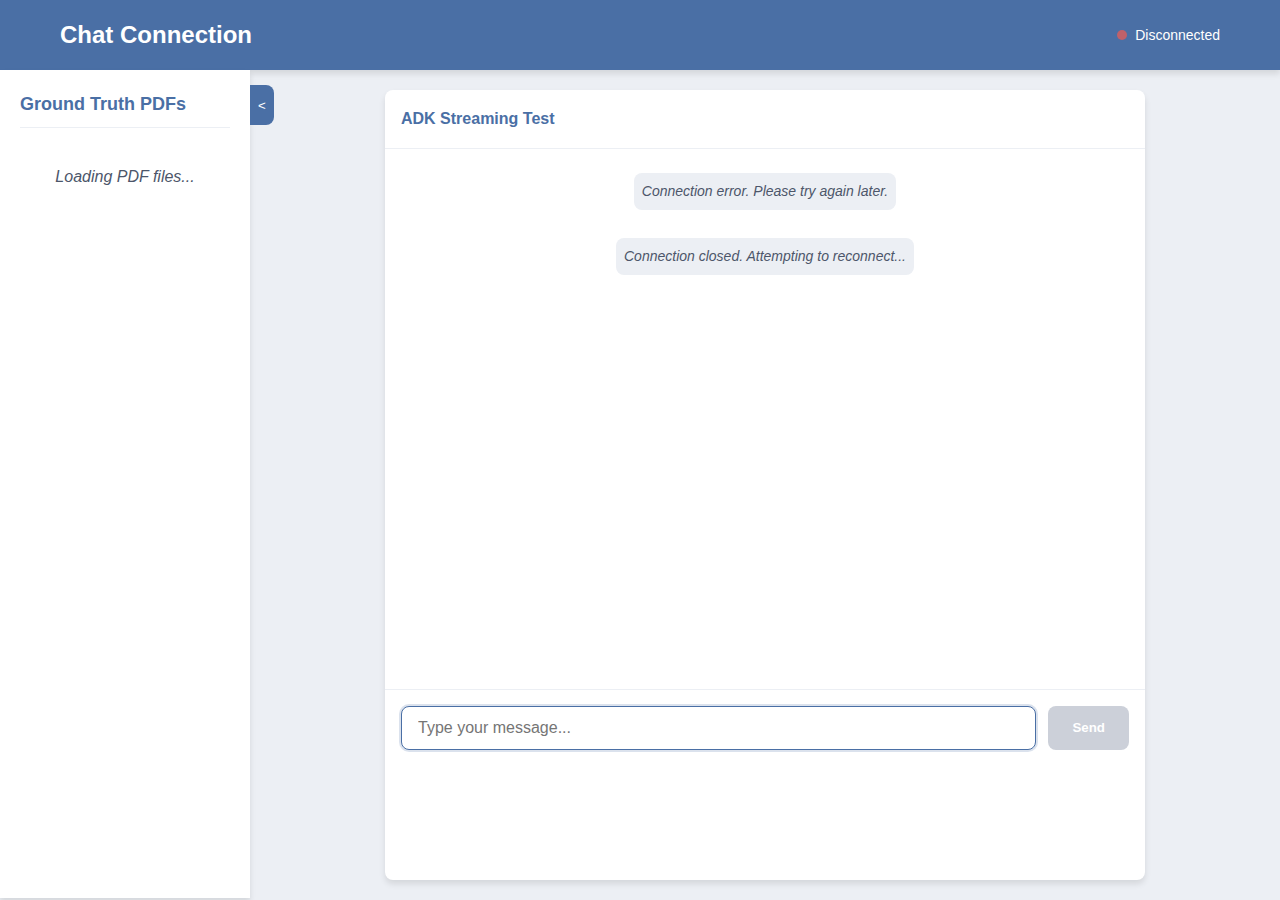
<file: tester_agent_app/static/index.html>
<!DOCTYPE html>
<html lang="en">
<head>
  <meta charset="UTF-8">
  <meta name="viewport" content="width=device-width, initial-scale=1.0">
  <title>Chat Connection</title>
  <style>
    :root {
      --primary-color: #4a6fa5;
      --primary-light: #edf2fa;
      --accent-color: #5e81ac;
      --text-color: #2e3440;
      --light-text: #4c566a;
      --bg-color: #eceff4;
      --card-bg: #ffffff;
      --success-color: #a3be8c;
      --error-color: #bf616a;
      --border-radius: 8px;
      --box-shadow: 0 4px 6px rgba(0, 0, 0, 0.1);
      --transition: all 0.3s ease;
      --sidebar-width: 250px;
    }

    * {
      box-sizing: border-box;
      margin: 0;
      padding: 0;
      font-family: -apple-system, BlinkMacSystemFont, 'Segoe UI', Roboto, Oxygen, Ubuntu, Cantarell, 'Open Sans', 'Helvetica Neue', sans-serif;
    }

    body {
      background-color: var(--bg-color);
      color: var(--text-color);
      line-height: 1.6;
      padding: 0;
      margin: 0;
      min-height: 100vh;
      display: flex;
      flex-direction: column;
    }

    .main-content {
      display: flex;
      flex-grow: 1;
    }

    .sidebar {
      width: var(--sidebar-width);
      background-color: var(--card-bg);
      box-shadow: var(--box-shadow);
      padding: 20px;
      overflow-y: auto;
      max-height: calc(100vh - 72px); /* Adjusts for header height */
      flex-shrink: 0;
    }

    .sidebar-title {
      font-size: 18px;
      color: var(--primary-color);
      margin-bottom: 16px;
      padding-bottom: 8px;
      border-bottom: 1px solid var(--bg-color);
    }

    .exam-list {
      list-style: none;
    }

    .exam-item {
      padding: 10px;
      border-radius: var(--border-radius);
      margin-bottom: 8px;
      background-color: var(--primary-light);
      cursor: pointer;
      transition: var(--transition);
      font-size: 14px;
      word-break: break-word;
    }

    .exam-item:hover {
      background-color: #dae4f1;
    }

    .exam-item .date {
      font-size: 12px;
      color: var(--light-text);
      margin-top: 4px;
    }

    .container {
      width: 100%;
      max-width: 800px;
      margin: 0 auto;
      padding: 20px;
      flex-grow: 1;
      display: flex;
      flex-direction: column;
    }

    header {
      background-color: var(--primary-color);
      color: white;
      padding: 16px 0;
      box-shadow: var(--box-shadow);
      margin-bottom: 0;
    }

    .header-content {
      display: flex;
      align-items: center;
      justify-content: space-between;
      max-width: 1200px;
      margin: 0 auto;
      padding: 0 20px;
    }

    h1 {
      font-size: 24px;
      font-weight: 600;
      margin: 0;
    }

    .status-indicator {
      display: flex;
      align-items: center;
      font-size: 14px;
      font-weight: 500;
    }

    .status-dot {
      width: 10px;
      height: 10px;
      border-radius: 50%;
      margin-right: 8px;
      background-color: var(--error-color);
      transition: var(--transition);
    }

    .status-dot.connected {
      background-color: var(--success-color);
    }

    .chat-container {
      background-color: var(--card-bg);
      border-radius: var(--border-radius);
      box-shadow: var(--box-shadow);
      flex-grow: 1;
      display: flex;
      flex-direction: column;
      overflow: hidden;
    }

    .chat-header {
      padding: 16px;
      border-bottom: 1px solid var(--bg-color);
      font-weight: 600;
      color: var(--primary-color);
    }

    #messages {
      flex-grow: 1;
      padding: 16px;
      overflow-y: auto;
      min-height: 300px;
      max-height: 60vh;
      display: flex;
      flex-direction: column;
      gap: 12px;
    }

    .message {
      padding: 12px 16px;
      border-radius: var(--border-radius);
      max-width: 85%;
      word-break: break-word;
      position: relative;
      animation: fadeIn 0.3s ease;
      line-height: 1.5;
    }

    @keyframes fadeIn {
      from { opacity: 0; transform: translateY(10px); }
      to { opacity: 1; transform: translateY(0); }
    }

    .user-message {
      background-color: var(--primary-color);
      color: white;
      align-self: flex-end;
      border-bottom-right-radius: 2px;
    }

    .system-message {
      background-color: var(--primary-light);
      color: var(--text-color);
      align-self: flex-start;
      border-bottom-left-radius: 2px;
    }

    .status-message {
      background-color: var(--bg-color);
      color: var(--light-text);
      font-style: italic;
      text-align: center;
      padding: 8px;
      margin: 8px 0;
      border-radius: var(--border-radius);
      align-self: center;
      font-size: 14px;
    }

    #messageForm {
      display: flex;
      gap: 12px;
      padding: 16px;
      border-top: 1px solid var(--bg-color);
    }

    #message {
      flex-grow: 1;
      padding: 12px 16px;
      border: 1px solid #ddd;
      border-radius: var(--border-radius);
      font-size: 16px;
      outline: none;
      transition: var(--transition);
    }

    #message:focus {
      border-color: var(--primary-color);
      box-shadow: 0 0 0 2px rgba(74, 111, 165, 0.2);
    }

    #sendButton {
      background-color: var(--primary-color);
      color: white;
      border: none;
      padding: 12px 24px;
      border-radius: var(--border-radius);
      cursor: pointer;
      font-weight: 600;
      transition: var(--transition);
    }

    #sendButton:hover:not(:disabled) {
      background-color: var(--accent-color);
    }

    #sendButton:disabled {
      background-color: #ccd0d9;
      cursor: not-allowed;
    }

    .sidebar-toggle {
      position: fixed;
      left: var(--sidebar-width);
      top: 85px;
      background-color: var(--primary-color);
      color: white;
      border: none;
      width: 24px;
      height: 40px;
      border-radius: 0 var(--border-radius) var(--border-radius) 0;
      cursor: pointer;
      display: flex;
      align-items: center;
      justify-content: center;
      z-index: 100;
      transition: var(--transition);
    }

    .sidebar-toggle.closed {
      left: 0;
    }

    .sidebar.closed {
      margin-left: calc(-1 * var(--sidebar-width));
    }

    .no-exams {
      color: var(--light-text);
      font-style: italic;
      text-align: center;
      padding: 20px 0;
    }

    @media (max-width: 768px) {
      .main-content {
        position: relative;
      }

      .sidebar {
        position: absolute;
        top: 0;
        left: 0;
        height: 100%;
        z-index: 10;
        transition: var(--transition);
      }

      .container {
        padding: 12px;
      }
      
      h1 {
        font-size: 20px;
      }
      
      #messages {
        max-height: 50vh;
      }
    }
  </style>
</head>

<body>
  <header>
    <div class="header-content">
      <h1>Chat Connection</h1>
      <div class="status-indicator">
        <span class="status-dot" id="connectionStatus"></span>
        <span id="connectionText">Disconnected</span>
      </div>
    </div>
  </header>

  <div class="main-content">
    <aside class="sidebar" id="sidebar">
      <h2 class="sidebar-title">Ground Truth PDFs</h2>
      <ul class="exam-list" id="examList">
        <li class="no-exams">Loading PDF files...</li>
      </ul>
    </aside>
    
    <button class="sidebar-toggle" id="sidebarToggle">
      &lt;
    </button>

    <div class="container">
      <div class="chat-container">
        <div class="chat-header">
          <span>ADK Streaming Test</span>
        </div>
        <div id="messages"></div>
        <form id="messageForm">
          <input 
            type="text" 
            id="message" 
            name="message" 
            placeholder="Type your message..." 
            autocomplete="off"
          />
          <button type="submit" id="sendButton" disabled>Send</button>
        </form>
      </div>
    </div>
  </div>

  <script>
    // Connect the server with a WebSocket connection
    const sessionId = Math.random().toString().substring(10);
    const ws_url = "ws://" + window.location.host + "/ws/" + sessionId;
    let ws = new WebSocket(ws_url);

    // Get DOM elements
    const messageForm = document.getElementById("messageForm");
    const messageInput = document.getElementById("message");
    const messagesDiv = document.getElementById("messages");
    const sendButton = document.getElementById("sendButton");
    const connectionStatus = document.getElementById("connectionStatus");
    const connectionText = document.getElementById("connectionText");
    const sidebar = document.getElementById("sidebar");
    const sidebarToggle = document.getElementById("sidebarToggle");
    const examList = document.getElementById("examList");
    
    let currentMessageId = null;
    let sidebarOpen = true;

    // Toggle sidebar
    sidebarToggle.addEventListener("click", function() {
      sidebar.classList.toggle("closed");
      sidebarToggle.classList.toggle("closed");
      sidebarOpen = !sidebarOpen;
      sidebarToggle.textContent = sidebarOpen ? "<" : ">";
    });

    // Fetch ground truth PDFs
    function fetchGroundTruthPDFs() {
      fetch('/api/ground-truth-pdfs')
        .then(response => response.json())
        .then(data => {
          updatePDFsList(data);
        })
        .catch(error => {
          console.error('Error fetching ground truth PDFs:', error);
          examList.innerHTML = `<li class="no-exams">Error loading PDF files.</li>`;
        });
    }

    // Update the PDFs list in the sidebar
    function updatePDFsList(pdfs) {
      if (!pdfs || pdfs.length === 0) {
        examList.innerHTML = `<li class="no-exams">No PDF files found.</li>`;
        return;
      }

      // Sort PDFs by date (newest first)
      pdfs.sort((a, b) => new Date(b.lastModified) - new Date(a.lastModified));
      
      // Clear and repopulate the list
      examList.innerHTML = '';
      
      pdfs.forEach(pdf => {
        const li = document.createElement('li');
        li.className = 'exam-item';
        
        // Format the date
        const pdfDate = new Date(pdf.lastModified);
        const formattedDate = pdfDate.toLocaleString();
        
        li.innerHTML = `
          ${pdf.name}
          <div class="date">${formattedDate}</div>
        `;
        
        // Add click handler
        li.addEventListener('click', () => {
          viewPDF(pdf.path);
        });
        
        examList.appendChild(li);
      });
    }

    // View PDF when clicked
    function viewPDF(path) {
      // Create a URL for the PDF file
      const url = `/api/view-pdf?path=${encodeURIComponent(path)}`;
      
      // Add message to chat
      const filename = path.split('\\').pop();
      addMessage(`Opening PDF: ${filename}`, "status");
      
      // Open PDF in new tab
      window.open(url, '_blank');
    }

    // Add a message to the chat
    function addMessage(text, type) {
      const messageElement = document.createElement("div");
      messageElement.classList.add("message");
      
      if (type === "user") {
        messageElement.classList.add("user-message");
        messageElement.textContent = text;
      } else if (type === "system") {
        messageElement.classList.add("system-message");
        messageElement.textContent = text;
      } else if (type === "status") {
        messageElement.classList.add("status-message");
        messageElement.textContent = text;
      }
      
      messagesDiv.appendChild(messageElement);
      scrollToBottom();
      
      return messageElement;
    }

    // Scroll to bottom of messages
    function scrollToBottom() {
      messagesDiv.scrollTop = messagesDiv.scrollHeight;
    }

    // Update connection status
    function updateConnectionStatus(connected) {
      if (connected) {
        connectionStatus.classList.add("connected");
        connectionText.textContent = "Connected";
        sendButton.disabled = false;
      } else {
        connectionStatus.classList.remove("connected");
        connectionText.textContent = "Disconnected";
        sendButton.disabled = true;
      }
    }

    // WebSocket handlers
    function addWebSocketHandlers(ws) {
      ws.onopen = function () {
        console.log("WebSocket connection opened.");
        updateConnectionStatus(true);
        addMessage("Connection established", "status");
        addSubmitHandler(this);
        
        // Fetch ground truth PDFs when connection is established
        fetchGroundTruthPDFs();
      };

      ws.onmessage = function (event) {
        // Parse the incoming message
        const packet = JSON.parse(event.data);
        console.log(packet);

        // Check if the turn is complete
        if (packet.turn_complete && packet.turn_complete === true) {
          currentMessageId = null;
          return;
        }

        // Add a new message for a new turn
        if (currentMessageId == null) {
          const messageElement = addMessage("", "system");
          currentMessageId = messageElement.id = "msg-" + Math.random().toString(36).substring(7);
        }

        // Add message text to the existing message element
        const message = document.getElementById(currentMessageId);
        if (message) {
          message.textContent += packet.message;
          scrollToBottom();
        }
      };

      // When the connection is closed, try reconnecting
      ws.onclose = function () {
        console.log("WebSocket connection closed.");
        updateConnectionStatus(false);
        addMessage("Connection closed. Attempting to reconnect...", "status");
        
        setTimeout(function () {
          console.log("Reconnecting...");
          ws = new WebSocket(ws_url);
          addWebSocketHandlers(ws);
        }, 5000);
      };

      ws.onerror = function (e) {
        console.log("WebSocket error: ", e);
        addMessage("Connection error. Please try again later.", "status");
      };
    }
    
    addWebSocketHandlers(ws);

    // Add submit handler to the form
    function addSubmitHandler(ws) {
      messageForm.onsubmit = function (e) {
        e.preventDefault();
        const message = messageInput.value.trim();
        if (message) {
          addMessage(message, "user");
          ws.send(message);
          messageInput.value = "";
        }
        return false;
      };
    }

    // Auto-refresh ground truth PDFs list every 30 seconds
    setInterval(fetchGroundTruthPDFs, 30000);

    // Focus input on page load
    window.onload = function() {
      messageInput.focus();
    };
  </script>
</body>
</html>
</file>
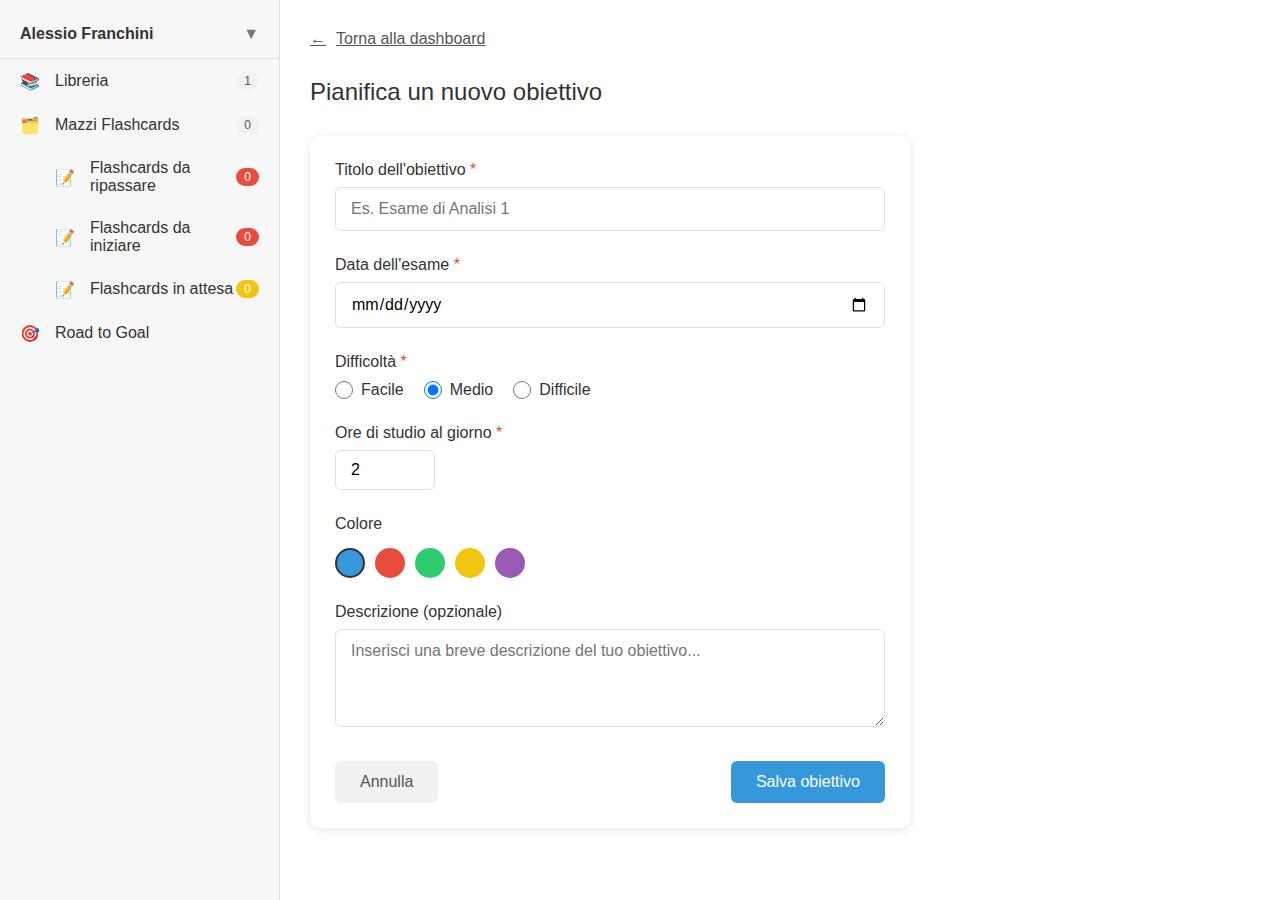
<file: mock_exam_generator_app/static/form_page.html>
<!DOCTYPE html>
<html lang="it">
<head>
    <meta charset="UTF-8">
    <meta name="viewport" content="width=device-width, initial-scale=1.0">
    <title>Road to Goal - Nuovo Obiettivo</title>
    <style>
        * {
            margin: 0;
            padding: 0;
            box-sizing: border-box;
            font-family: 'Segoe UI', Tahoma, Geneva, Verdana, sans-serif;
        }
        
        body {
            background-color: #ffffff;
            color: #333;
        }
        
        .container {
            display: flex;
            height: 100vh;
        }
        
        .sidebar {
            width: 280px;
            background-color: #f7f7f7;
            border-right: 1px solid #e0e0e0;
            padding-top: 10px;
            display: flex;
            flex-direction: column;
        }
        
        .user-profile {
            padding: 15px 20px;
            display: flex;
            align-items: center;
            justify-content: space-between;
            border-bottom: 1px solid #e0e0e0;
        }
        
        .user-name {
            font-weight: 600;
            color: #333;
        }
        
        .dropdown-icon {
            color: #777;
            cursor: pointer;
        }
        
        .menu-item {
            padding: 12px 20px;
            display: flex;
            align-items: center;
            cursor: pointer;
        }
        
        .menu-item:hover {
            background-color: #f0f0f0;
        }
        
        .menu-item .icon {
            width: 20px;
            height: 20px;
            margin-right: 15px;
            display: flex;
            align-items: center;
            justify-content: center;
        }
        
        .counter {
            margin-left: auto;
            background-color: #f1f1f1;
            border-radius: 12px;
            padding: 2px 8px;
            font-size: 12px;
            color: #555;
        }
        
        .counter.red {
            background-color: #e74c3c;
            color: white;
        }
        
        .counter.yellow {
            background-color: #f1c40f;
            color: white;
        }
        
        .main-content {
            flex: 1;
            padding: 30px;
            overflow-y: auto;
        }
        
        .top-bar {
            display: flex;
            justify-content: space-between;
            align-items: center;
            margin-bottom: 30px;
        }
        
        .back-button {
            display: flex;
            align-items: center;
            background: none;
            border: none;
            font-size: 16px;
            color: #555;
            cursor: pointer;
            font-weight: 500;
        }
        
        .back-icon {
            margin-right: 10px;
        }
        
        .page-title {
            margin-bottom: 30px;
            font-size: 24px;
            font-weight: 500;
        }
        
        .form-container {
            max-width: 600px;
            padding: 25px;
            background-color: #fff;
            border-radius: 10px;
            box-shadow: 0 2px 10px rgba(0,0,0,0.1);
        }
        
        .form-group {
            margin-bottom: 25px;
        }
        
        .form-label {
            display: block;
            margin-bottom: 8px;
            font-weight: 500;
            color: #333;
        }
        
        .form-input {
            width: 100%;
            padding: 12px 15px;
            border: 1px solid #e0e0e0;
            border-radius: 6px;
            font-size: 16px;
            transition: border-color 0.2s ease;
        }
        
        .form-input:focus {
            outline: none;
            border-color: #3498db;
        }
        
        .radio-group {
            display: flex;
            gap: 20px;
            margin-top: 10px;
        }
        
        .radio-option {
            display: flex;
            align-items: center;
            cursor: pointer;
        }
        
        .radio-input {
            margin-right: 8px;
            cursor: pointer;
            width: 18px;
            height: 18px;
        }
        
        .number-input {
            width: 100px;
            padding: 10px 15px;
            border: 1px solid #e0e0e0;
            border-radius: 6px;
            font-size: 16px;
        }
        
        .btn-container {
            display: flex;
            justify-content: space-between;
            margin-top: 30px;
        }
        
        .btn {
            padding: 12px 25px;
            border-radius: 6px;
            font-size: 16px;
            font-weight: 500;
            cursor: pointer;
            transition: background-color 0.2s ease;
            border: none;
        }
        
        .btn-cancel {
            background-color: #f1f1f1;
            color: #555;
        }
        
        .btn-cancel:hover {
            background-color: #e0e0e0;
        }
        
        .btn-save {
            background-color: #3498db;
            color: white;
        }
        
        .btn-save:hover {
            background-color: #2980b9;
        }
        
        .form-group.required .form-label:after {
            content: " *";
            color: #e74c3c;
        }
        
        .color-preview {
            display: flex;
            margin-top: 15px;
            gap: 10px;
        }
        
        .color-option {
            width: 30px;
            height: 30px;
            border-radius: 50%;
            cursor: pointer;
            border: 2px solid transparent;
        }
        
        .color-option.selected {
            border-color: #333;
        }
        
        .color-blue {
            background-color: #3498db;
        }
        
        .color-red {
            background-color: #e74c3c;
        }
        
        .color-green {
            background-color: #2ecc71;
        }
        
        .color-yellow {
            background-color: #f1c40f;
        }
        
        .color-purple {
            background-color: #9b59b6;
        }

        /* Styles for the preview modal */
        .modal {
            display: none;
            position: fixed;
            z-index: 1000;
            top: 0;
            left: 0;
            width: 100%;
            height: 100%;
            background-color: rgba(0,0,0,0.7);
            overflow: auto;
        }
        
        .modal-content {
            background-color: #fff;
            margin: 5% auto;
            padding: 20px;
            width: 80%;
            max-width: 900px;
            border-radius: 10px;
            box-shadow: 0 5px 15px rgba(0,0,0,0.3);
            position: relative;
        }
        
        .close-btn {
            position: absolute;
            right: 20px;
            top: 15px;
            font-size: 24px;
            cursor: pointer;
        }
        
        .preview-header {
            text-align: center;
            margin-bottom: 20px;
            padding-bottom: 15px;
            border-bottom: 1px solid #e0e0e0;
        }
        
        .btn-proceed {
            background-color: #2ecc71;
            color: white;
            display: block;
            width: 200px;
            margin: 30px auto 10px;
        }
        
        .btn-proceed:hover {
            background-color: #27ae60;
        }

        /* Calendar preview styles */
        .preview-calendar {
            margin-top: 20px;
        }
        
        .calendar-grid-preview {
            display: grid;
            grid-template-columns: repeat(7, 1fr);
            gap: 8px;
            margin-top: 15px;
        }
        
        .day-header-preview {
            text-align: center;
            font-weight: 500;
            padding: 8px;
            color: #555;
            font-size: 13px;
        }
        
        .day-preview {
            border: 1px solid #e0e0e0;
            border-radius: 8px;
            height: 80px;
            padding: 8px;
            position: relative;
            transition: all 0.2s ease;
            font-size: 0.9em;
        }
        
        .day-number-preview {
            font-weight: 500;
            font-size: 14px;
            position: absolute;
            top: 5px;
            left: 8px;
        }
        
        .day-preview.inactive {
            background-color: #fafafa;
            color: #bbb;
        }
        
        .day-preview.blue {
            background-color: rgba(52, 152, 219, 0.1);
            border: 1px solid rgba(52, 152, 219, 0.3);
        }
        
        .day-preview.red {
            background-color: rgba(231, 76, 60, 0.1);
            border: 1px solid rgba(231, 76, 60, 0.3);
        }
        
        .day-preview.green {
            background-color: rgba(46, 204, 113, 0.1);
            border: 1px solid rgba(46, 204, 113, 0.3);
        }
        
        .day-preview.yellow {
            background-color: rgba(241, 196, 15, 0.1);
            border: 1px solid rgba(241, 196, 15, 0.3);
        }
        
        .day-preview.purple {
            background-color: rgba(155, 89, 182, 0.1);
            border: 1px solid rgba(155, 89, 182, 0.3);
        }
        
        .day-preview.today {
            border: 2px solid;
        }
        
        .study-time-preview {
            margin-top: 22px;
            font-size: 11px;
            color: #555;
            text-align: center;
        }
        
        .motivational-preview {
            text-align: center;
            padding: 15px;
            margin-bottom: 20px;
            border-radius: 8px;
            font-style: italic;
            box-shadow: 0 1px 3px rgba(0,0,0,0.1);
            font-weight: bold;
        }
        
        .progress-container-preview {
            margin-bottom: 30px;
        }
        
        .progress-bar-preview {
            background-color: #f1f1f1;
            height: 25px;
            border-radius: 5px;
            margin-bottom: 10px;
            overflow: hidden;
            position: relative;
        }
        
        .progress-preview {
            height: 100%;
            transition: width 0.3s ease;
        }
        
        .progress-text-preview {
            position: absolute;
            width: 100%;
            text-align: center;
            color: white;
            font-weight: bold;
            top: 50%;
            transform: translateY(-50%);
            font-size: 14px;
            text-shadow: 0px 0px 2px rgba(0, 0, 0, 0.7);
        }
        
        .progress-info-preview {
            display: flex;
            justify-content: space-around;
            flex-wrap: wrap;
        }
        
        .info-item-preview {
            display: flex;
            align-items: center;
            font-size: 13px;
            color: #555;
            margin: 5px 0;
        }
        
        .color-box-preview {
            width: 12px;
            height: 12px;
            margin-right: 5px;
            border-radius: 2px;
        }
    </style>
</head>
<body>
    <div class="container">
        <div class="sidebar">
            <div class="user-profile">
                <span class="user-name">Alessio Franchini</span>
                <span class="dropdown-icon">▼</span>
            </div>
            
            <div class="menu-item">
                <div class="icon">📚</div>
                <span>Libreria</span>
                <span class="counter">1</span>
            </div>
            
            <div class="menu-item">
                <div class="icon">🗂️</div>
                <span>Mazzi Flashcards</span>
                <span class="counter">0</span>
            </div>
            
            <div class="menu-item" style="padding-left: 55px;">
                <div class="icon">📝</div>
                <span>Flashcards da ripassare</span>
                <span class="counter red">0</span>
            </div>
            
            <div class="menu-item" style="padding-left: 55px;">
                <div class="icon">📝</div>
                <span>Flashcards da iniziare</span>
                <span class="counter red">0</span>
            </div>
            
            <div class="menu-item" style="padding-left: 55px;">
                <div class="icon">📝</div>
                <span>Flashcards in attesa</span>
                <span class="counter yellow">0</span>
            </div>
            
            <div class="menu-item active">
                <div class="icon">🎯</div>
                <span>Road to Goal</span>
            </div>
        </div>
        
        <div class="main-content">
            <div class="top-bar">
                <a href="#" class="back-button" id="back-button">
                    <span class="back-icon">←</span>
                    <span>Torna alla dashboard</span>
                </a>
            </div>
            
            <h1 class="page-title">Pianifica un nuovo obiettivo</h1>
            
            <div class="form-container">
                <form id="new-goal-form">
                    <div class="form-group required">
                        <label for="goal-title" class="form-label">Titolo dell'obiettivo</label>
                        <input type="text" id="goal-title" class="form-input" placeholder="Es. Esame di Analisi 1" required>
                    </div>
                    
                    <div class="form-group required">
                        <label for="exam-date" class="form-label">Data dell'esame</label>
                        <input type="date" id="exam-date" class="form-input" required>
                    </div>
                    
                    <div class="form-group required">
                        <label class="form-label">Difficoltà</label>
                        <div class="radio-group">
                            <label class="radio-option">
                                <input type="radio" name="difficulty" value="facile" class="radio-input" required>
                                Facile
                            </label>
                            <label class="radio-option">
                                <input type="radio" name="difficulty" value="medio" class="radio-input" checked>
                                Medio
                            </label>
                            <label class="radio-option">
                                <input type="radio" name="difficulty" value="difficile" class="radio-input">
                                Difficile
                            </label>
                        </div>
                    </div>
                    
                    <div class="form-group required">
                        <label for="study-hours" class="form-label">Ore di studio al giorno</label>
                        <input type="number" id="study-hours" class="number-input" min="1" max="12" value="2" required>
                    </div>
                    
                    <div class="form-group">
                        <label class="form-label">Colore</label>
                        <div class="color-preview">
                            <div class="color-option color-blue selected" data-color="blue"></div>
                            <div class="color-option color-red" data-color="red"></div>
                            <div class="color-option color-green" data-color="green"></div>
                            <div class="color-option color-yellow" data-color="yellow"></div>
                            <div class="color-option color-purple" data-color="purple"></div>
                        </div>
                        <input type="hidden" id="selected-color" value="blue">
                    </div>
                    
                    <div class="form-group">
                        <label for="goal-description" class="form-label">Descrizione (opzionale)</label>
                        <textarea id="goal-description" class="form-input" rows="4" placeholder="Inserisci una breve descrizione del tuo obiettivo..."></textarea>
                    </div>
                    
                    <div class="btn-container">
                        <button type="button" class="btn btn-cancel" id="cancel-btn">Annulla</button>
                        <button type="submit" class="btn btn-save">Salva obiettivo</button>
                    </div>
                </form>
            </div>
        </div>
    </div>

    <!-- Preview Modal -->
    <div id="preview-modal" class="modal">
        <div class="modal-content">
            <span class="close-btn" id="close-modal">&times;</span>
            <div class="preview-header">
                <h2>Anteprima del tuo piano di studio</h2>
                <p>Ecco come sarà organizzato il calendario in base alle tue scelte</p>
            </div>
            
            <div id="calendar-preview-container">
                <!-- Preview content will be injected here -->
            </div>
            
            <button class="btn btn-proceed" id="confirm-btn">Conferma e procedi</button>
        </div>
    </div>

    <script>
        document.addEventListener('DOMContentLoaded', function() {
            // Set minimum date to today
            const today = new Date();
            const todayStr = today.toISOString().split('T')[0];
            document.getElementById('exam-date').setAttribute('min', todayStr);
            
            // Color selection functionality
            const colorOptions = document.querySelectorAll('.color-option');
            const selectedColorInput = document.getElementById('selected-color');
            
            colorOptions.forEach(option => {
                option.addEventListener('click', () => {
                    // Remove selected class from all options
                    colorOptions.forEach(opt => opt.classList.remove('selected'));
                    
                    // Add selected class to clicked option
                    option.classList.add('selected');
                    
                    // Update hidden input value
                    selectedColorInput.value = option.dataset.color;
                });
            });
            
            // Get modal elements
            const modal = document.getElementById('preview-modal');
            const closeModal = document.getElementById('close-modal');
            const confirmBtn = document.getElementById('confirm-btn');
            const cancelBtn = document.getElementById('cancel-btn');
            const backBtn = document.getElementById('back-button');
            
            // Store form data globally
            let formData = {};
            
            // Form submission
            document.getElementById('new-goal-form').addEventListener('submit', function(e) {
                e.preventDefault();
                
                // Validate required fields are filled
                const title = document.getElementById('goal-title').value;
                const examDate = document.getElementById('exam-date').value;
                const studyHours = document.getElementById('study-hours').value;
                const selectedColor = document.getElementById('selected-color').value;
                const description = document.getElementById('goal-description').value;
                const difficulty = document.querySelector('input[name="difficulty"]:checked').value;
                
                if (!title || !examDate || !studyHours) {
                    alert('Compila tutti i campi obbligatori');
                    return;
                }
                
                // Store form data
                formData = {
                    title: title,
                    examDate: examDate,
                    studyHours: parseInt(studyHours),
                    color: selectedColor,
                    description: description,
                    difficulty: difficulty
                };
                
                // Generate calendar preview
                generateCalendarPreview(formData);
                
                // Show modal
                modal.style.display = 'block';
            });
            
            // Close modal when clicking X
            closeModal.addEventListener('click', function() {
                modal.style.display = 'none';
            });
            
            // Close modal when clicking outside
            window.addEventListener('click', function(e) {
                if (e.target === modal) {
                    modal.style.display = 'none';
                }
            });
            
            // Confirm button click
            confirmBtn.addEventListener('click', function() {
                // Save data to localStorage
                localStorage.setItem('goalData', JSON.stringify(formData));
                
                // Redirect to calendar page
                window.location.href = 'calendario_post.html';
            });
            
            // Cancel button click
            cancelBtn.addEventListener('click', function() {
                window.history.back();
            });
            
            // Back button click
            backBtn.addEventListener('click', function(e) {
                e.preventDefault();
                window.history.back();
            });
            
            // Function to generate calendar preview
            function generateCalendarPreview(data) {
                const calendarContainer = document.getElementById('calendar-preview-container');
                const examDate = new Date(data.examDate);
                const currentDate = new Date();
                
                // Calculate days until exam
                const daysUntilExam = Math.floor((examDate - currentDate) / (1000 * 60 * 60 * 24));
                
                // Calculate progress based on difficulty
                let difficultyFactor;
                switch(data.difficulty) {
                    case 'facile':
                        difficultyFactor = 0.8;
                        break;
                    case 'medio':
                        difficultyFactor = 1;
                        break;
                    case 'difficile':
                        difficultyFactor = 1.2;
                        break;
                    default:
                        difficultyFactor = 1;
                }
                
                // Calculate total study hours needed
                const totalStudyHours = Math.ceil(daysUntilExam * data.studyHours * difficultyFactor);
                
                // Generate HTML for calendar preview
                let previewHTML = `
                    <div class="progress-container-preview">
                        <div class="motivational-preview" style="background-color: rgba(${getColorRGB(data.color)}, 0.1); color: rgb(${getColorRGB(data.color)});">
                            ${getMotivationalQuote(data.difficulty)}
                        </div>
                        
                        <div class="progress-bar-preview">
                            <div class="progress-preview" style="width: 0%; background-color: rgb(${getColorRGB(data.color)});"></div>
                            <div class="progress-text-preview">0% Completato</div>
                        </div>
                        
                        <div class="progress-info-preview">
                            <div class="info-item-preview">
                                <div class="color-box-preview" style="background-color: rgb(${getColorRGB(data.color)});"></div>
                                <span>${data.title} (${totalStudyHours} ore totali)</span>
                            </div>
                        </div>
                    </div>
                    
                    <div class="preview-calendar">
                        <h3>${getMonthName(examDate.getMonth())} ${examDate.getFullYear()}</h3>
                        <div class="calendar-grid-preview" id="calendar-grid-preview">
                `;
                
                // Add day headers
                const weekdays = ['Dom', 'Lun', 'Mar', 'Mer', 'Gio', 'Ven', 'Sab'];
                weekdays.forEach(day => {
                    previewHTML += `<div class="day-header-preview">${day}</div>`;
                });
                
                // Get first day of exam month and total days
                const firstDay = new Date(examDate.getFullYear(), examDate.getMonth(), 1);
                const lastDay = new Date(examDate.getFullYear(), examDate.getMonth() + 1, 0);
                const totalDays = lastDay.getDate();
                
                // Add empty cells for days before first day of month
                for (let i = 0; i < firstDay.getDay(); i++) {
                    previewHTML += `<div class="day-preview inactive"></div>`;
                }
                
                // Add days
                for (let day = 1; day <= totalDays; day++) {
                    const currentDayDate = new Date(examDate.getFullYear(), examDate.getMonth(), day);
                    const isExamDay = currentDayDate.getDate() === examDate.getDate();
                    const isToday = currentDayDate.getDate() === today.getDate() && 
                                   currentDayDate.getMonth() === today.getMonth() && 
                                   currentDayDate.getFullYear() === today.getFullYear();
                    
                    const dayClass = isExamDay ? 
                        `day-preview ${data.color} today` : 
                        (currentDayDate < examDate ? `day-preview ${data.color}` : 'day-preview inactive');
                    
                    const studyTimeText = isExamDay ? 
                        `Esame: ${data.title}` : 
                        (currentDayDate < examDate ? `Studio: ${data.studyHours} ore` : '');
                    
                    previewHTML += `
                        <div class="${dayClass}">
                            <div class="day-number-preview">${day}</div>
                            <div class="study-time-preview">${studyTimeText}</div>
                        </div>
                    `;
                }
                
                previewHTML += `
                        </div>
                    </div>
                `;
                
                // Update calendar container
                calendarContainer.innerHTML = previewHTML;
                
                // Animate progress bar after a short delay
                setTimeout(() => {
                    const progressBar = document.querySelector('.progress-preview');
                    const progressText = document.querySelector('.progress-text-preview');
                    
                    // Calculate progress percentage based on days left and difficulty
                    const progressPercentage = Math.floor(Math.min(100, Math.max(0, 5)));
                    
                    progressBar.style.width = progressPercentage + '%';
                    progressText.textContent = progressPercentage + '% Completato';
                }, 300);
            }
            
            // Helper functions
            function getMonthName(monthIndex) {
                const months = ['Gennaio', 'Febbraio', 'Marzo', 'Aprile', 'Maggio', 'Giugno', 
                                'Luglio', 'Agosto', 'Settembre', 'Ottobre', 'Novembre', 'Dicembre'];
                return months[monthIndex];
            }
            
            function getColorRGB(color) {
                switch(color) {
                    case 'blue': return '52, 152, 219';
                    case 'red': return '231, 76, 60';
                    case 'green': return '46, 204, 113';
                    case 'yellow': return '241, 196, 15';
                    case 'purple': return '155, 89, 182';
                    default: return '52, 152, 219';
                }
            }
            
            function getMotivationalQuote(difficulty) {
                const quotes = {
                    facile: [
                        "Sei sulla strada giusta! Questo obiettivo è alla tua portata.",
                        "Un passo alla volta verso il tuo successo!",
                        "La costanza è la chiave per raggiungere questo obiettivo."
                    ],
                    medio: [
                        "La determinazione supera ogni ostacolo!",
                        "Mantieni il focus e raggiungerai il tuo obiettivo.",
                        "Credi in te stesso e vedrai i risultati!"
                    ],
                    difficile: [
                        "Le sfide più grandi portano alle soddisfazioni migliori!",
                        "Ogni giorno di studio ti avvicina al traguardo.",
                        "Con impegno e dedizione, nessun obiettivo è irraggiungibile!"
                    ]
                };
                
                const quoteArray = quotes[difficulty] || quotes.medio;
                return quoteArray[Math.floor(Math.random() * quoteArray.length)];
            }
        });
    </script>
</body>
</html>
</file>
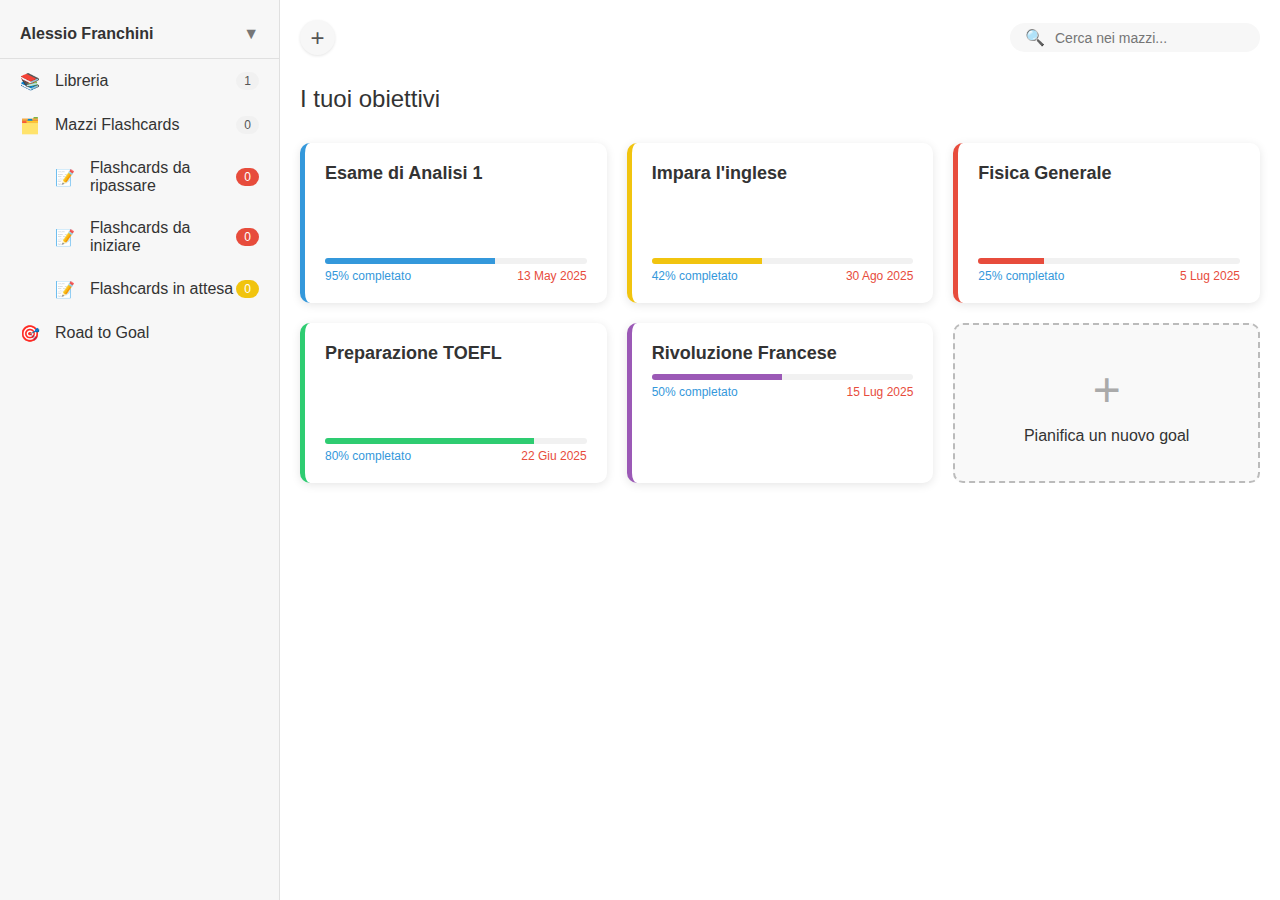
<file: mock_exam_generator_app/static/index3.html>
<!DOCTYPE html>
<html lang="it">
<head>
    <meta charset="UTF-8">
    <meta name="viewport" content="width=device-width, initial-scale=1.0">
    <title>Road to Goal - Dashboard</title>
    <style>
        * {
            margin: 0;
            padding: 0;
            box-sizing: border-box;
            font-family: 'Segoe UI', Tahoma, Geneva, Verdana, sans-serif;
        }
        
        body {
            background-color: #ffffff;
            color: #333;
        }
        
        .container {
            display: flex;
            height: 100vh;
        }
        
        .sidebar {
            width: 280px;
            background-color: #f7f7f7;
            border-right: 1px solid #e0e0e0;
            padding-top: 10px;
            display: flex;
            flex-direction: column;
        }
        
        .user-profile {
            padding: 15px 20px;
            display: flex;
            align-items: center;
            justify-content: space-between;
            border-bottom: 1px solid #e0e0e0;
        }
        
        .user-name {
            font-weight: 600;
            color: #333;
        }
        
        .dropdown-icon {
            color: #777;
            cursor: pointer;
        }
        
        .menu-item {
            padding: 12px 20px;
            display: flex;
            align-items: center;
            cursor: pointer;
        }
        
        .menu-item:hover {
            background-color: #f0f0f0;
        }
        
        .menu-item .icon {
            width: 20px;
            height: 20px;
            margin-right: 15px;
            display: flex;
            align-items: center;
            justify-content: center;
        }
        
        .counter {
            margin-left: auto;
            background-color: #f1f1f1;
            border-radius: 12px;
            padding: 2px 8px;
            font-size: 12px;
            color: #555;
        }
        
        .counter.red {
            background-color: #e74c3c;
            color: white;
        }
        
        .counter.yellow {
            background-color: #f1c40f;
            color: white;
        }
        
        .main-content {
            flex: 1;
            padding: 20px;
            overflow-y: auto;
        }
        
        .top-bar {
            display: flex;
            justify-content: space-between;
            align-items: center;
            margin-bottom: 30px;
        }
        
        .add-button {
            background-color: #f7f7f7;
            border: none;
            width: 35px;
            height: 35px;
            border-radius: 50%;
            display: flex;
            align-items: center;
            justify-content: center;
            font-size: 24px;
            color: #555;
            cursor: pointer;
            box-shadow: 0 1px 3px rgba(0,0,0,0.1);
        }
        
        .search-bar {
            display: flex;
            align-items: center;
            background-color: #f7f7f7;
            border-radius: 20px;
            padding: 5px 15px;
            width: 250px;
        }
        
        .search-icon {
            color: #777;
            margin-right: 10px;
        }
        
        .search-input {
            border: none;
            background: transparent;
            flex: 1;
            outline: none;
            font-size: 14px;
        }
        
        .dashboard-title {
            margin-bottom: 30px;
            font-size: 24px;
            font-weight: 500;
        }
        
        .goals-grid {
            display: grid;
            grid-template-columns: repeat(auto-fill, minmax(250px, 1fr));
            gap: 20px;
        }
        
        .goal-card {
            background-color: #fff;
            border-radius: 10px;
            box-shadow: 0 2px 10px rgba(0,0,0,0.1);
            padding: 20px;
            cursor: pointer;
            transition: transform 0.2s ease, box-shadow 0.2s ease;
            height: 160px;
            display: flex;
            flex-direction: column;
            position: relative;
            overflow: hidden;
        }
        
        .goal-card:hover {
            transform: translateY(-5px);
            box-shadow: 0 5px 15px rgba(0,0,0,0.15);
        }
        
        .goal-card.blue {
            border-left: 5px solid #3498db;
        }
        
        .goal-card.yellow {
            border-left: 5px solid #f1c40f;
        }
        
        .goal-card.red {
            border-left: 5px solid #e74c3c;
        }
        
        .goal-card.green {
            border-left: 5px solid #2ecc71;
        }
        
        .goal-card.purple {
            border-left: 5px solid #9b59b6;
        }
        
        .goal-card.new {
            border: 2px dashed #bbb;
            background-color: #f9f9f9;
            display: flex;
            flex-direction: column;
            justify-content: center;
            align-items: center;
            color: #888;
        }
        
        .goal-icon {
            font-size: 32px;
            margin-bottom: 15px;
        }
        
        .goal-title {
            font-weight: 600;
            font-size: 18px;
            margin-bottom: 10px;
        }
        
        .goal-progress {
            margin-top: auto;
        }
        
        .progress-bar {
            height: 6px;
            background-color: #f1f1f1;
            border-radius: 3px;
            overflow: hidden;
            margin-bottom: 5px;
        }
        
        .progress-fill {
            height: 100%;
        }
        
        .goal-stats {
            display: flex;
            justify-content: space-between;
            font-size: 12px;
            color: #777;
        }
        
        .goal-deadline {
            color: #e74c3c;
            font-weight: 500;
        }
        
        .goal-status {
            color: #3498db;
        }
        
        .add-goal-icon {
            font-size: 48px;
            margin-bottom: 10px;
            color: #aaa;
        }
        
        .add-goal-text {
            font-size: 16px;
            font-weight: 500;
        }
        
        .add-goal-card {
            border: 2px dashed #bbb;
            background-color: #f9f9f9;
            display: flex;
            flex-direction: column;
            justify-content: center;
            align-items: center;
            color: #888;
            text-decoration: none;
            color: inherit;
            height: 160px;
            border-radius: 10px;
            transition: transform 0.2s ease, box-shadow 0.2s ease;
            cursor: pointer;
        }
        
        .add-goal-card:hover {
            transform: translateY(-5px);
            box-shadow: 0 5px 15px rgba(0,0,0,0.15);
        }
    </style>
</head>
<body>
    <div class="container">
        <div class="sidebar">
            <div class="user-profile">
                <span class="user-name">Alessio Franchini</span>
                <span class="dropdown-icon">▼</span>
            </div>
            
            <div class="menu-item">
                <div class="icon">📚</div>
                <span>Libreria</span>
                <span class="counter">1</span>
            </div>
            
            <div class="menu-item">
                <div class="icon">🗂️</div>
                <span>Mazzi Flashcards</span>
                <span class="counter">0</span>
            </div>
            
            <div class="menu-item" style="padding-left: 55px;">
                <div class="icon">📝</div>
                <span>Flashcards da ripassare</span>
                <span class="counter red">0</span>
            </div>
            
            <div class="menu-item" style="padding-left: 55px;">
                <div class="icon">📝</div>
                <span>Flashcards da iniziare</span>
                <span class="counter red">0</span>
            </div>
            
            <div class="menu-item" style="padding-left: 55px;">
                <div class="icon">📝</div>
                <span>Flashcards in attesa</span>
                <span class="counter yellow">0</span>
            </div>
            
            <div class="menu-item active">
                <div class="icon">🎯</div>
                <span>Road to Goal</span>
            </div>
        </div>
        
        <div class="main-content">
            <div class="top-bar">
                <button class="add-button">+</button>
                <div class="search-bar">
                    <span class="search-icon">🔍</span>
                    <input type="text" class="search-input" placeholder="Cerca nei mazzi...">
                </div>
            </div>
            
            <h1 class="dashboard-title">I tuoi obiettivi</h1>
            
            <div class="goals-grid">
                <div class="goal-card blue">
                    <a href="index2.html" style="text-decoration: none; color: inherit;">
                    <h2 class="goal-title">Esame di Analisi 1</h2>
                    <div class="goal-progress">
                        <div class="progress-bar">
                            <div class="progress-fill blue" style="width: 65%; background-color: #3498db;"></div>
                        </div>
                        <div class="goal-stats">

                            <span class="goal-status">95% completato</span>
                            <span class="goal-deadline">13 May 2025</span>
                        </div>
                    </a>
                    </div>
                </div>
           
                
                <div class="goal-card yellow">
                    <h2 class="goal-title">Impara l'inglese</h2>
                    <div class="goal-progress">
                        <div class="progress-bar">
                            <div class="progress-fill yellow" style="width: 42%; background-color: #f1c40f;"></div>
                        </div>
                        <div class="goal-stats">
                            <span class="goal-status">42% completato</span>
                            <span class="goal-deadline">30 Ago 2025</span>
                        </div>
                    </div>
                </div>
                
                <div class="goal-card red">
                    <h2 class="goal-title">Fisica Generale</h2>
                    <div class="goal-progress">
                        <div class="progress-bar">
                            <div class="progress-fill red" style="width: 25%; background-color: #e74c3c;"></div>
                        </div>
                        <div class="goal-stats">
                            <span class="goal-status">25% completato</span>
                            <span class="goal-deadline">5 Lug 2025</span>
                        </div>
                    </div>
                </div>
                
                <div class="goal-card green">
                    <h2 class="goal-title">Preparazione TOEFL</h2>
                    <div class="goal-progress">
                        <div class="progress-bar">
                            <div class="progress-fill green" style="width: 80%; background-color: #2ecc71;"></div>
                        </div>
                        <div class="goal-stats">
                            <span class="goal-status">80% completato</span>
                            <span class="goal-deadline">22 Giu 2025</span>
                        </div>
                    </div>
                </div>
                
                <div class="goal-card purple">
                    <a href="index1.html" style="text-decoration: none; color: inherit;">
                    <h2 class="goal-title">Rivoluzione Francese</h2>
                    
                    <div class="goal-progress">
                        <div class="progress-bar">
                            <div class="progress-fill purple" style="width: 50%; background-color: #9b59b6;"></div>
                        </div>
                        <div class="goal-stats">
                            <span class="goal-status">50% completato</span>
                            <span class="goal-deadline">15 Lug 2025</span>
                        </div>
                    </div>
                    </a>
                </div>
                
                <a href="form_page.html" class="add-goal-card">
                    <div class="add-goal-icon">+</div>
                    <div class="add-goal-text">Pianifica un nuovo goal</div>
                </a>
            </div>
        </div>
    </div>

    <script>
    
    </script>
</body>
</html>
</file>
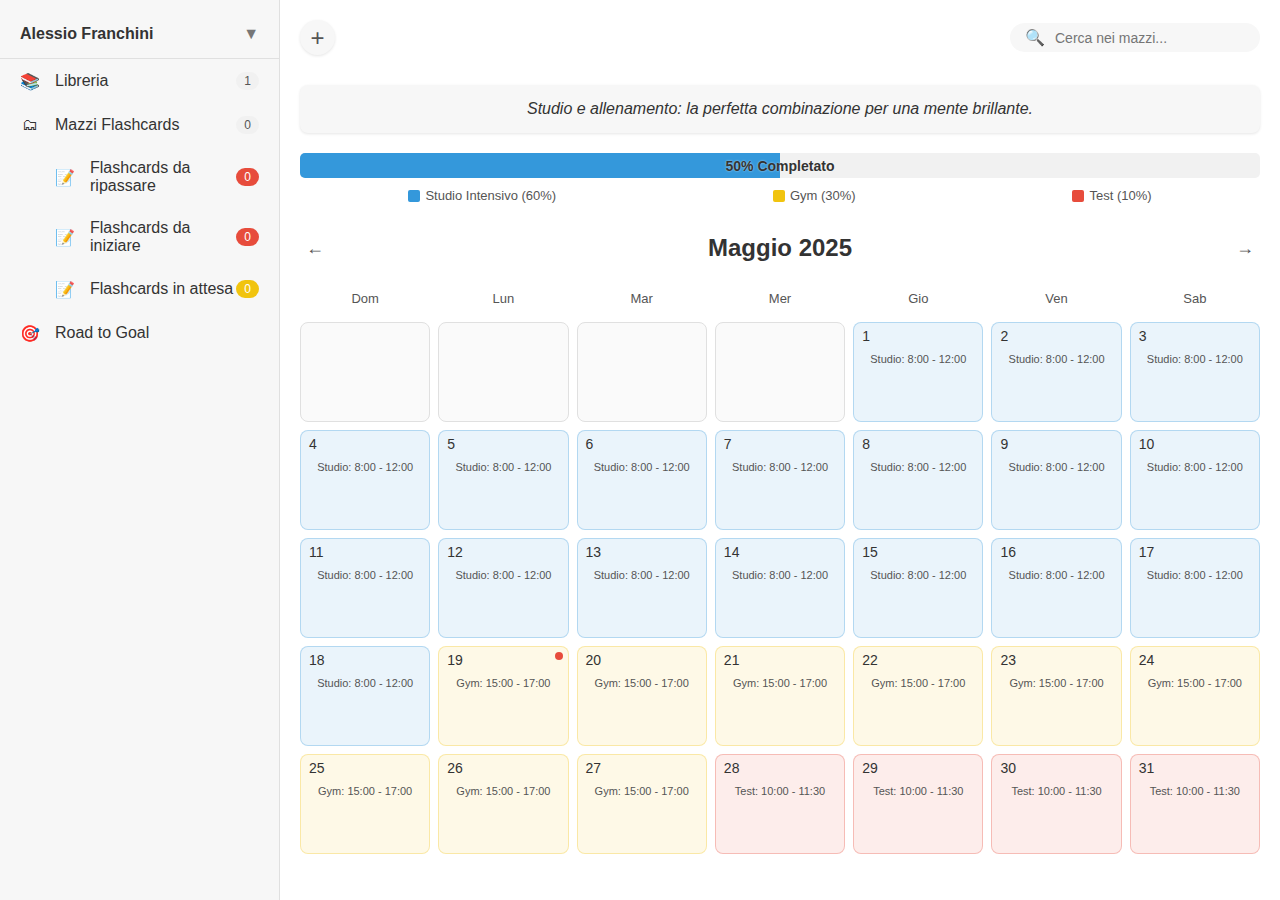
<file: sochratic_agent/static/index1.html>
<!DOCTYPE html>
<html lang="it">
<head>
    <meta charset="UTF-8">
    <meta name="viewport" content="width=device-width, initial-scale=1.0">
    <title>Road to Goal - Calendario</title>
    <style>
        .progress-completed {
        position: absolute;
        top: 0;
        left: 0;
        height: 100%;
        background-color: #3498db;
        width: 50%; /* Ora è al 50% */
        z-index: 2; /* Per assicurarsi che sia sopra gli altri elementi */
        }
        * {
            margin: 0;
            padding: 0;
            box-sizing: border-box;
            font-family: 'Segoe UI', Tahoma, Geneva, Verdana, sans-serif;
        }
        
        body {
            background-color: #ffffff;
            color: #333;
        }
        
        .container {
            display: flex;
            height: 100vh;
        }
        
        .sidebar {
            width: 280px;
            background-color: #f7f7f7;
            border-right: 1px solid #e0e0e0;
            padding-top: 10px;
            display: flex;
            flex-direction: column;
        }
        
        .user-profile {
            padding: 15px 20px;
            display: flex;
            align-items: center;
            justify-content: space-between;
            border-bottom: 1px solid #e0e0e0;
        }
        
        .user-name {
            font-weight: 600;
            color: #333;
        }
        
        .dropdown-icon {
            color: #777;
            cursor: pointer;
        }
        
        .menu-item {
            padding: 12px 20px;
            display: flex;
            align-items: center;
            cursor: pointer;
        }
        
        .menu-item:hover {
            background-color: #f0f0f0;
        }
        
        .menu-item .icon {
            width: 20px;
            height: 20px;
            margin-right: 15px;
            display: flex;
            align-items: center;
            justify-content: center;
        }
        
        .counter {
            margin-left: auto;
            background-color: #f1f1f1;
            border-radius: 12px;
            padding: 2px 8px;
            font-size: 12px;
            color: #555;
        }
        
        .counter.red {
            background-color: #e74c3c;
            color: white;
        }
        
        .counter.yellow {
            background-color: #f1c40f;
            color: white;
        }
        
        .main-content {
            flex: 1;
            padding: 20px;
            overflow-y: auto;
        }
        
        .top-bar {
            display: flex;
            justify-content: space-between;
            align-items: center;
            margin-bottom: 30px;
        }
        
        .add-button {
            background-color: #f7f7f7;
            border: none;
            width: 35px;
            height: 35px;
            border-radius: 50%;
            display: flex;
            align-items: center;
            justify-content: center;
            font-size: 24px;
            color: #555;
            cursor: pointer;
            box-shadow: 0 1px 3px rgba(0,0,0,0.1);
        }
        
        .search-bar {
            display: flex;
            align-items: center;
            background-color: #f7f7f7;
            border-radius: 20px;
            padding: 5px 15px;
            width: 250px;
        }
        
        .search-icon {
            color: #777;
            margin-right: 10px;
        }
        
        .search-input {
            border: none;
            background: transparent;
            flex: 1;
            outline: none;
            font-size: 14px;
        }
        
        .motivational {
            text-align: center;
            padding: 15px;
            margin-bottom: 20px;
            background-color: #f7f7f7;
            color: #333;
            border-radius: 8px;
            font-style: italic;
            box-shadow: 0 1px 3px rgba(0,0,0,0.1);
        }
        
        .progress-container {
            margin-bottom: 30px;
        }
        
        .progress-bar {
            background-color: #f1f1f1;
            height: 25px;
            border-radius: 5px;
            margin-bottom: 10px;
            overflow: hidden;
            position: relative;
        }
        
        .progress {
            display: flex;
            height: 100%;
        }
        
    .progress-blue {
            background-color: rgba(52, 152, 219, 0.2);
        }

        .progress-yellow {
            background-color: rgba(241, 196, 15, 0.2);
        }

        .progress-red {
            background-color: rgba(231, 76, 60, 0.2);
        }
        
        .progress-completed {
            position: absolute;
            top: 0;
            left: 0;
            height: 100%;
            background-color: #3498db;
            width: 30%; /* Metà del blu completato */
        }
        
        .progress-text {
            position: absolute;
            width: 100%;
            text-align: center;
            color: #333;
            font-weight: bold;
            top: 50%;
            transform: translateY(-50%);
            font-size: 14px;
            z-index: 3;
            text-shadow: 0px 0px 2px rgba(255, 255, 255, 0.7);
        }
        
        .progress-info {
            display: flex;
            justify-content: space-around;
        }
        
        .info-item {
            display: flex;
            align-items: center;
            font-size: 13px;
            color: #555;
        }
        
        .color-box {
            width: 12px;
            height: 12px;
            margin-right: 5px;
            border-radius: 2px;
        }
        
        .blue {
            background-color: #3498db;
        }
        
        .yellow {
            background-color: #f1c40f;
        }
        
        .red {
            background-color: #e74c3c;
        }
        
        .month-selector {
            display: flex;
            justify-content: space-between;
            align-items: center;
            margin-bottom: 20px;
        }
        
        .month-btn {
            background-color: transparent;
            border: none;
            font-size: 18px;
            cursor: pointer;
            color: #555;
            width: 30px;
            height: 30px;
            display: flex;
            align-items: center;
            justify-content: center;
        }
        
        .month-btn:hover {
            background-color: #f1f1f1;
            border-radius: 50%;
        }
        
        .calendar-grid {
            display: grid;
            grid-template-columns: repeat(7, 1fr);
            gap: 8px;
        }
        
        .day-header {
            text-align: center;
            font-weight: 500;
            padding: 8px;
            color: #555;
            font-size: 13px;
        }
        
        .day {
            border: 1px solid #e0e0e0;
            border-radius: 8px;
            height: 100px;
            padding: 8px;
            position: relative;
            cursor: pointer;
            transition: all 0.2s ease;
        }
        
        .day:hover {
            box-shadow: 0 2px 5px rgba(0,0,0,0.1);
        }
        
        .day-number {
            font-weight: 500;
            font-size: 14px;
            position: absolute;
            top: 5px;
            left: 8px;
        }
        
        .day.inactive {
            background-color: #fafafa;
            color: #bbb;
        }
        
        .day.blue {
            background-color: rgba(52, 152, 219, 0.1);
            border: 1px solid rgba(52, 152, 219, 0.3);
        }
        
        .day.yellow {
            background-color: rgba(241, 196, 15, 0.1);
            border: 1px solid rgba(241, 196, 15, 0.3);
        }
        
        .day.red {
            background-color: rgba(231, 76, 60, 0.1);
            border: 1px solid rgba(231, 76, 60, 0.3);
        }
        
        .study-time {
            margin-top: 22px;
            font-size: 11px;
            color: #555;
            text-align: center;
        }
        
        .empty-state {
            display: none;
            flex-direction: column;
            align-items: center;
            justify-content: center;
            height: 300px;
            text-align: center;
            color: #777;
        }
        
        .empty-state img {
            width: 120px;
            margin-bottom: 20px;
            opacity: 0.6;
        }
        
        .empty-state h3 {
            font-weight: 500;
            margin-bottom: 10px;
        }
        
        .empty-state p {
            font-size: 14px;
            max-width: 300px;
            margin-bottom: 20px;
        }
        
        .highlight {
            position: absolute;
            top: 5px;
            right: 5px;
            width: 8px;
            height: 8px;
            border-radius: 50%;
            background-color: #e74c3c;
        }
        .popup-overlay {
        position: fixed;
        top: 0;
        left: 0;
        width: 100%;
        height: 100%;
        background-color: rgba(0, 0, 0, 0.5);
        display: flex;
        justify-content: center;
        align-items: center;
        z-index: 1000;
        opacity: 0;
        visibility: hidden;
        transition: all 0.3s ease;
    }
    
    .popup-overlay.active {
        opacity: 1;
        visibility: visible;
    }
    
    .popup-container {
        background-color: white;
        width: 90%;
        max-width: 500px;
        border-radius: 12px;
        box-shadow: 0 5px 20px rgba(0, 0, 0, 0.15);
        overflow: hidden;
        transform: translateY(20px);
        transition: all 0.3s ease;
    }
    
    .popup-overlay.active .popup-container {
        transform: translateY(0);
    }
    
    .popup-header {
        padding: 15px 20px;
        display: flex;
        justify-content: space-between;
        align-items: center;
        border-bottom: 1px solid #e0e0e0;
        background-color: #f7f7f7;
    }
    
    .popup-header h2 {
        font-size: 18px;
        font-weight: 600;
        color: #333;
        margin: 0;
    }
    
    .close-popup {
        background: none;
        border: none;
        font-size: 20px;
        color: #777;
        cursor: pointer;
        width: 30px;
        height: 30px;
        display: flex;
        align-items: center;
        justify-content: center;
        border-radius: 50%;
        transition: background-color 0.2s ease;
    }
    
    .close-popup:hover {
        background-color: #f1f1f1;
    }
    
    .popup-content {
        padding: 20px;
    }
    
    .study-schedule {
        background-color: rgba(52, 152, 219, 0.1);
        border: 1px solid rgba(52, 152, 219, 0.3);
        border-radius: 8px;
        padding: 15px;
        margin-bottom: 20px;
    }
    
    .study-schedule h3 {
        margin-top: 0;
        margin-bottom: 12px;
        color: #3498db;
        font-size: 16px;
        font-weight: 600;
    }
    
    .schedule-item {
        display: flex;
        align-items: center;
        margin-bottom: 8px;
        font-size: 14px;
        color: #555;
    }
    
    .schedule-icon {
        margin-right: 10px;
        color: #3498db;
    }
    
    .todo-section {
        margin-top: 25px;
    }
    
    .todo-section h3 {
        margin-top: 0;
        margin-bottom: 15px;
        font-size: 16px;
        font-weight: 600;
        color: #333;
    }
    
    .todo-list {
        list-style-type: none;
        padding: 0;
        margin: 0;
    }
    
    .todo-item {
        display: flex;
        align-items: center;
        padding: 10px 0;
        border-bottom: 1px solid #f1f1f1;
    }
    
    .todo-item:last-child {
        border-bottom: none;
    }
    
    .todo-checkbox {
        margin-right: 12px;
        width: 18px;
        height: 18px;
        border: 2px solid #3498db;
        border-radius: 4px;
        cursor: pointer;
        position: relative;
    }
    
    .todo-checkbox.checked::after {
        content: '✓';
        position: absolute;
        color: white;
        font-size: 12px;
        top: 50%;
        left: 50%;
        transform: translate(-50%, -50%);
    }
    
    .todo-checkbox.checked {
        background-color: #3498db;
    }
    
    .todo-text {
        flex: 1;
        font-size: 14px;
        color: #333;
    }
    
    .todo-item.checked .todo-text {
        text-decoration: line-through;
        color: #999;
    }
    
    .todo-delete {
        margin-left: auto;
        color: #e74c3c;
        cursor: pointer;
        opacity: 0.7;
        font-size: 16px;
        visibility: hidden;
        width: 24px;
        height: 24px;
        display: flex;
        align-items: center;
        justify-content: center;
        border-radius: 50%;
    }
    
    .todo-item:hover .todo-delete {
        visibility: visible;
    }
    
    .todo-delete:hover {
        opacity: 1;
        background-color: rgba(231, 76, 60, 0.1);
    }
    
    .add-todo {
        display: flex;
        margin-top: 15px;
        border: 1px solid #e0e0e0;
        border-radius: 8px;
        overflow: hidden;
    }
    
    .add-todo-input {
        flex: 1;
        border: none;
        padding: 10px 15px;
        font-size: 14px;
        outline: none;
    }
    
    .add-todo-btn {
        background-color: #3498db;
        color: white;
        border: none;
        padding: 0 15px;
        cursor: pointer;
        font-weight: 500;
        transition: background-color 0.2s ease;
    }
    
    .add-todo-btn:hover {
        background-color: #2980b9;
    }
    </style>
</head>
<body>
    <div class="container">
        <div class="sidebar">
            <div class="user-profile">
                <span class="user-name">Alessio Franchini</span>
                <span class="dropdown-icon">▼</span>
            </div>
            
            <div class="menu-item">
                <div class="icon">📚</div>
                <span>Libreria</span>
                <span class="counter">1</span>
            </div>
            
            <div class="menu-item">
                <div class="icon">🗂</div>
                <span>Mazzi Flashcards</span>
                <span class="counter">0</span>
            </div>
            
            <div class="menu-item" style="padding-left: 55px;">
                <div class="icon">📝</div>
                <span>Flashcards da ripassare</span>
                <span class="counter red">0</span>
            </div>
            
            <div class="menu-item" style="padding-left: 55px;">
                <div class="icon">📝</div>
                <span>Flashcards da iniziare</span>
                <span class="counter red">0</span>
            </div>
            
            <div class="menu-item" style="padding-left: 55px;">
                <div class="icon">📝</div>
                <span>Flashcards in attesa</span>
                <span class="counter yellow">0</span>
            </div>
            
            <div class="menu-item active">
                <div class="icon">🎯</div>
                <span>Road to Goal</span>
            </div>
        </div>
        
        <div class="main-content">
            <div class="top-bar">
                <button class="add-button">+</button>
                <div class="search-bar">
                    <span class="search-icon">🔍</span>
                    <input type="text" class="search-input" placeholder="Cerca nei mazzi...">
                </div>
            </div>
            
            <div class="progress-container">
                <div class="motivational" id="motivationalQuote">
                    Sei a buon punto con il tuo studio! Continua così!
                </div>
                
                <div class="progress-bar">
                    <div class="progress">
                        <div class="progress-blue"></div>
                        <div class="progress-yellow"></div>
                        <div class="progress-red"></div>
                    </div>
                    <div class="progress-completed"></div>
                    <div class="progress-text">30% Completato</div>
                </div>
                
                <div class="progress-info">
                    <div class="info-item">
                        <div class="color-box blue"></div>
                        <span>Studio Intensivo (60%)</span>
                    </div>
                    <div class="info-item">
                        <div class="color-box yellow"></div>
                        <span>Gym (30%)</span>
                    </div>
                    <div class="info-item">
                        <div class="color-box red"></div>
                        <span>Test (10%)</span>
                    </div>
                </div>
            </div>
            
            <div class="month-selector">
                <button class="month-btn" id="prevMonth">←</button>
                <h2 id="currentMonth">Maggio 2025</h2>
                <button class="month-btn" id="nextMonth">→</button>
            </div>
            
            <div class="calendar-grid" id="calendarGrid">
                <!-- Will be filled with JavaScript -->
            </div>
            
            <div class="empty-state" id="emptyState">
                <!-- <img src="/api/placeholder/120/120" alt="Nessun contenuto"> -->
                <h3>Non hai creato obiettivi!</h3>
                <p>Crea un obiettivo cliccando sul pulsante in alto</p>
            </div>
        </div>
    </div>

    <div class="popup-overlay" id="dayPopup">
    <div class="popup-container">
        <div class="popup-header">
            <h2>12 Maggio 2025</h2>
            <button class="close-popup" id="closePopup">×</button>
        </div>
        <div class="popup-content">
            <div class="study-schedule">
                <h3>Programma della giornata</h3>
                <div class="schedule-item">
                    <span class="schedule-icon">📚</span>
                    <span>Studio Intensivo: 8:00 - 12:00</span>
                </div>
                <div class="schedule-item">
                    <span class="schedule-icon">💪</span>
                    <span>Gym: 15:00 - 17:00</span>
                </div>
                <div class="schedule-item">
                    <span class="schedule-icon">📝</span>
                    <span>Ripasso: 18:00 - 19:30</span>
                </div>
            </div>
            
            <div class="todo-section">
                <h3>To-Do List</h3>
                <ul class="todo-list" id="todoList">
                    <!-- Gli elementi della to-do list verranno aggiunti qui dinamicamente -->
                </ul>
                <div class="add-todo">
                    <input type="text" class="add-todo-input" id="newTodoInput" placeholder="Aggiungi un'attività...">
                    <button class="add-todo-btn" id="addTodoBtn">Aggiungi</button>
                </div>
            </div>
        </div>
    </div>
    <div class="exam-options" style="display: none; flex-direction: column; gap: 15px;">
        <h3>Seleziona la modalità di esame:</h3>
        <div style="display: flex; gap: 10px; justify-content: center;">
            <button class="exam-btn" 
                    style="background-color: #3498db; color: white; border: none; padding: 12px 25px; border-radius: 5px; font-weight: bold; cursor: pointer; flex: 1; max-width: 150px;" 
                    onclick="window.location.href='oral.html'">vai a Orale</button>
            <button class="exam-btn" 
                    style="background-color: #3498db; color: white; border: none; padding: 12px 25px; border-radius: 5px; font-weight: bold; cursor: pointer; flex: 1; max-width: 150px;" 
                    onclick="goToScritto()">Scritto</button>
        </div>
    </div>
</div>

    <script>
        function goToOral() {
            window.location.href = "oral.html";
            }

        function goToScritto() {
            window.location.href = "scritto.html";
        }

        document.addEventListener('DOMContentLoaded', function() {
    // Aggiorna barra di progresso al 50%
    function updateProgressBar() {
        document.querySelector('.progress-completed').style.width = '50%';
        document.querySelector('.progress-text').textContent = '50% Completato';
    }
    // Variabili globali
    let currentDate = new Date(2025, 4); // Maggio 2025 (mese è 0-indexed)
    
    // Motivational quotes array
    const motivationalQuotes = [
        "Sei a buon punto con il tuo studio! Continua così!",
        "La costanza è la chiave del successo. Non mollare!",
        "Ogni giorno di studio è un passo verso i tuoi obiettivi.",
        "La fatica di oggi sarà il tuo successo di domani.",
        "Studio e allenamento: la perfetta combinazione per una mente brillante.",
        "I risultati arrivano a chi persevera. Forza!"
    ];
    
    // Update motivational quote randomly
    function updateMotivationalQuote() {
        const quoteIndex = Math.floor(Math.random() * motivationalQuotes.length);
        document.getElementById('motivationalQuote').textContent = motivationalQuotes[quoteIndex];
    }
    
    // Calendar functionality
    function updateCalendar() {
        const calendarGrid = document.getElementById('calendarGrid');
        calendarGrid.innerHTML = '';
        
        // Update motivational quote
        updateMotivationalQuote();
        
        // Add day headers
        const weekdays = ['Dom', 'Lun', 'Mar', 'Mer', 'Gio', 'Ven', 'Sab'];
        weekdays.forEach(day => {
            const dayHeader = document.createElement('div');
            dayHeader.className = 'day-header';
            dayHeader.textContent = day;
            calendarGrid.appendChild(dayHeader);
        });
        
        // Update month display
        const monthNames = ['Gennaio', 'Febbraio', 'Marzo', 'Aprile', 'Maggio', 'Giugno', 
                            'Luglio', 'Agosto', 'Settembre', 'Ottobre', 'Novembre', 'Dicembre'];
        document.getElementById('currentMonth').textContent = `${monthNames[currentDate.getMonth()]} ${currentDate.getFullYear()}`;
        
        // Get first day of month and total days
        const firstDay = new Date(currentDate.getFullYear(), currentDate.getMonth(), 1);
        const lastDay = new Date(currentDate.getFullYear(), currentDate.getMonth() + 1, 0);
        const totalDays = lastDay.getDate();
        
        // Add empty cells for days before first day of month
        for (let i = 0; i < firstDay.getDay(); i++) {
            const emptyDay = document.createElement('div');
            emptyDay.className = 'day inactive';
            calendarGrid.appendChild(emptyDay);
        }
        
        // Add days
        for (let day = 1; day <= totalDays; day++) {
            const dayEl = document.createElement('div');
            
            // Assign colors based on distribution: 60% blue, 30% yellow, 10% red
            let dayColor;
            const dayPercent = Math.ceil((day / totalDays) * 100);
            
            if (dayPercent <= 60) {
                dayColor = 'blue';
            } else if (dayPercent <= 90) {
                dayColor = 'yellow';
            } else {
                dayColor = 'red';
            }
            
            dayEl.className = `day ${dayColor}`;
            
            const dayNumber = document.createElement('div');
            dayNumber.className = 'day-number';
            dayNumber.textContent = day;
            dayEl.appendChild(dayNumber);
            
            // Add study times
            const studyTime = document.createElement('div');
            studyTime.className = 'study-time';
            
            // Different study times based on color
            if (dayColor === 'blue') {
                studyTime.textContent = 'Studio: 8:00 - 12:00';
            } else if (dayColor === 'yellow') {
                studyTime.textContent = 'Gym: 15:00 - 17:00';
            } else {
                studyTime.textContent = 'Test: 10:00 - 11:30';
            }
            
            dayEl.appendChild(studyTime);
            
            // Highlight May 20th with our objective (esame)
            if (currentDate.getMonth() === 4 && day === 19) {
                const highlight = document.createElement('div');
                highlight.className = 'highlight';
                dayEl.appendChild(highlight);
            }
            
            calendarGrid.appendChild(dayEl);
        }
        
        // Setup day click handlers after calendar is updated
        setupDayClickHandlers();
    }
    
    // Setup click handlers for days
    function setupDayClickHandlers() {
    const calendarDays = document.querySelectorAll('.day');

    calendarDays.forEach(day => {
        day.addEventListener('click', function() {
            const dayNumber = this.querySelector('.day-number');
            const popup = document.getElementById('dayPopup');
            const popupHeader = document.querySelector('.popup-header h2');
            const studySchedule = document.querySelector('.study-schedule');
            const todoSection = document.querySelector('.todo-section');
            const popupContent = document.querySelector('.popup-content');
            const examOptionsContainer = document.createElement('div'); // Crea un contenitore per i bottoni

            examOptionsContainer.className = 'exam-options';
            examOptionsContainer.style.display = 'flex';
            examOptionsContainer.style.flexDirection = 'column';
            examOptionsContainer.style.gap = '15px';

            // If it's the 12th of the month and the current month is May (month 4)
            if (dayNumber && dayNumber.textContent === '12' && currentDate.getMonth() === 4) {
                popupHeader.textContent = '12 Maggio 2025';
                studySchedule.style.display = 'block';
                todoSection.style.display = 'block';
                // Rimuovi eventuali bottoni esame precedenti
                const existingExamOptions = popupContent.querySelector('.exam-options');
                if (existingExamOptions) {
                    popupContent.removeChild(existingExamOptions);
                }
                popup.classList.add('active');
            }

            // If it's the 20th of the month and the current month is May (month 4)
            if (dayNumber && dayNumber.textContent === '19' && currentDate.getMonth() === 4) {
                popupHeader.textContent = '19 Maggio 2025';
                studySchedule.style.display = 'none';
                todoSection.style.display = 'none';

                // Crea i bottoni "Orale" e "Scritto"
                examOptionsContainer.innerHTML = `
                    <h3>Seleziona il tipo di esame:</h3>
                    <div style="display: flex; gap: 10px; justify-content: center;">
                        <button onclick="window.location.href='http://127.0.0.1:8002'" class="exam-btn" style="background-color: #3498db; color: white; border: none; padding: 12px 25px; border-radius: 5px; font-weight: bold; cursor: pointer; flex: 1; max-width: 150px;">Orale porcodio</button>
                        <button class="exam-btn" style="background-color: #3498db; color: white; border: none; padding: 12px 25px; border-radius: 5px; font-weight: bold; cursor: pointer; flex: 1; max-width: 150px;">Scritto</button>
                    </div>
                `;

                // Aggiungi i bottoni al contenuto del popup
                popupContent.appendChild(examOptionsContainer);
                popup.classList.add('active');
            } else if (dayNumber && dayNumber.textContent !== '12' && dayNumber.textContent !== '20') {
                popup.classList.remove('active');
            }
        });
    });

    const sessionId = Math.random().toString().substring(10);
    const ws_url = "ws://" + window.location.host + "/ws/" + sessionId;
    let ws = new WebSocket(ws_url);
    console.log(ws_url)
}
    
    // To-Do List functionality
    function setupTodoList() {
        const todoList = document.getElementById('todoList');
        const newTodoInput = document.getElementById('newTodoInput');
        const addTodoBtn = document.getElementById('addTodoBtn');
        
        // Load saved to-dos from localStorage (if present)
        const savedTodos = localStorage.getItem('todos12May');
        if (savedTodos) {
            todoList.innerHTML = savedTodos;
            // Reactivate event listeners
            addTodoEventListeners();
        }
        
        // Add new to-do
        addTodoBtn.addEventListener('click', addNewTodo);
        newTodoInput.addEventListener('keypress', function(e) {
            if (e.key === 'Enter') {
                addNewTodo();
            }
        });
        
        function addNewTodo() {
            const todoText = newTodoInput.value.trim();
            if (todoText) {
                // Create new to-do element
                const todoItem = document.createElement('li');
                todoItem.className = 'todo-item';
                todoItem.innerHTML = `
                    <div class="todo-checkbox"></div>
                    <span class="todo-text">${todoText}</span>
                    <div class="todo-delete">×</div>
                `;
                
                // Add to the list
                todoList.appendChild(todoItem);
                
                // Reset input
                newTodoInput.value = '';
                newTodoInput.focus();
                
                // Add event listeners to the new to-do
                addTodoItemListeners(todoItem);
                
                // Save to localStorage
                saveTodos();
            }
        }
        
        function addTodoEventListeners() {
            // Add event listeners to all existing to-do items
            document.querySelectorAll('.todo-item').forEach(item => {
                addTodoItemListeners(item);
            });
        }
        
        function addTodoItemListeners(todoItem) {
            // Toggle checkbox
            const checkbox = todoItem.querySelector('.todo-checkbox');
            checkbox.addEventListener('click', function() {
                this.classList.toggle('checked');
                todoItem.classList.toggle('checked');
                saveTodos();
            });
            
            // Delete to-do
            const deleteBtn = todoItem.querySelector('.todo-delete');
            deleteBtn.addEventListener('click', function() {
                todoItem.remove();
                saveTodos();
            });
        }
        
        function saveTodos() {
            localStorage.setItem('todos12May', todoList.innerHTML);
        }
    }
    
    // Close popup button
    document.getElementById('closePopup').addEventListener('click', function() {
        document.getElementById('dayPopup').classList.remove('active');
    });
    
    // Close popup when clicking outside
    document.getElementById('dayPopup').addEventListener('click', function(e) {
        if (e.target === this) {
            this.classList.remove('active');
        }
    });
    
    // Toggle empty state (for demo purposes)
    document.querySelector('.add-button').addEventListener('click', function() {
        const calendarGrid = document.getElementById('calendarGrid');
        const emptyState = document.getElementById('emptyState');
        
        if (calendarGrid.style.display !== 'none') {
            calendarGrid.style.display = 'none';
            emptyState.style.display = 'flex';
        } else {
            calendarGrid.style.display = 'grid';
            emptyState.style.display = 'none';
        }
    });
    
    // Initialize calendar
    updateCalendar();
    
    // Update progress bar to 50%
    updateProgressBar();
    
    // Add month navigation
    document.getElementById('prevMonth').addEventListener('click', function() {
        currentDate.setMonth(currentDate.getMonth() - 1);
        updateCalendar();
    });
    
    document.getElementById('nextMonth').addEventListener('click', function() {
        currentDate.setMonth(currentDate.getMonth() + 1);
        updateCalendar();
    });
    
    // Initialize todo list
    setupTodoList();
});
    </script>
</body>
</html>
</file>
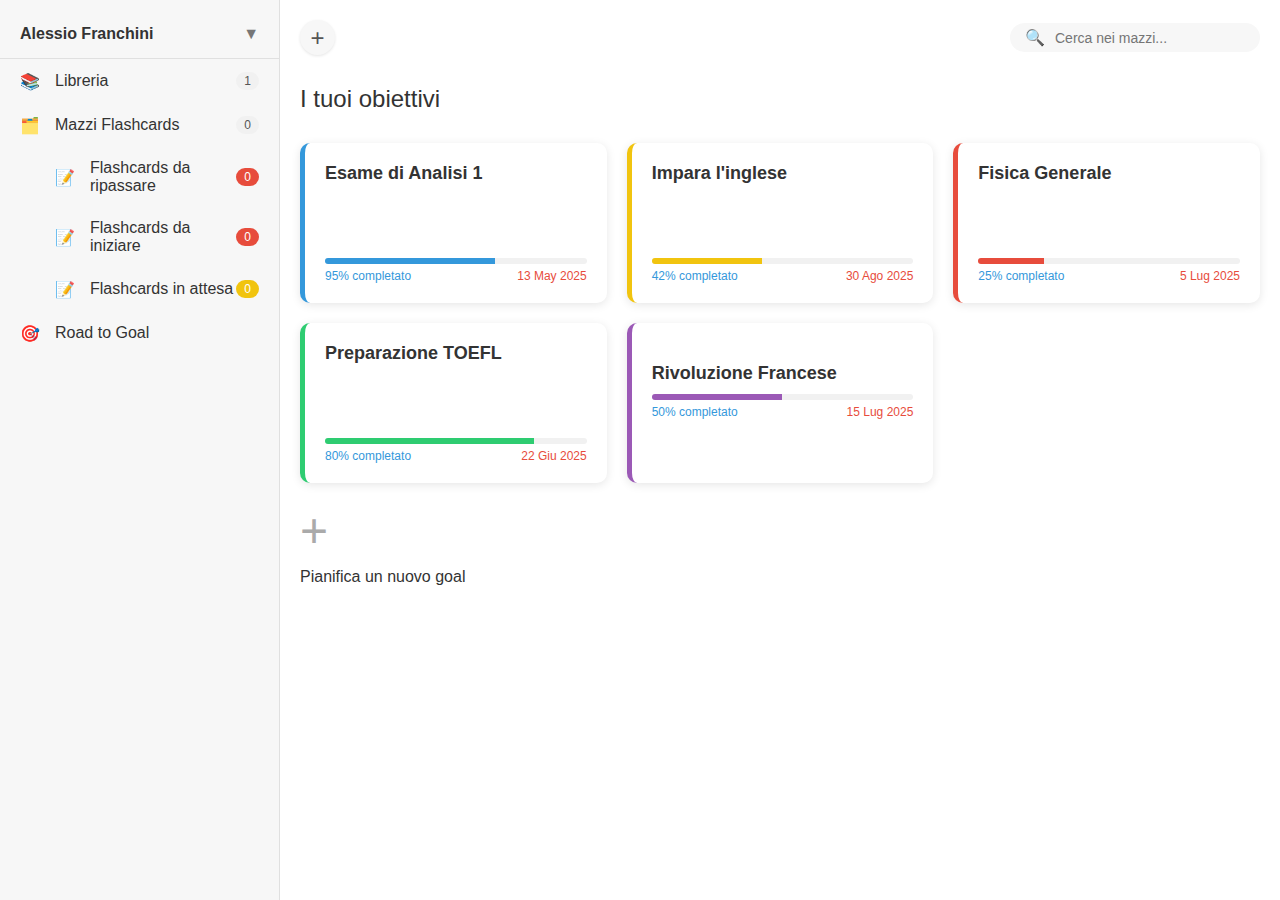
<file: sochratic_agent/static/index3.html>
<!DOCTYPE html>
<html lang="it">
<head>
    <meta charset="UTF-8">
    <meta name="viewport" content="width=device-width, initial-scale=1.0">
    <title>Road to Goal - Dashboard</title>
    <style>
        * {
            margin: 0;
            padding: 0;
            box-sizing: border-box;
            font-family: 'Segoe UI', Tahoma, Geneva, Verdana, sans-serif;
        }
        
        body {
            background-color: #ffffff;
            color: #333;
        }
        
        .container {
            display: flex;
            height: 100vh;
        }
        
        .sidebar {
            width: 280px;
            background-color: #f7f7f7;
            border-right: 1px solid #e0e0e0;
            padding-top: 10px;
            display: flex;
            flex-direction: column;
        }
        
        .user-profile {
            padding: 15px 20px;
            display: flex;
            align-items: center;
            justify-content: space-between;
            border-bottom: 1px solid #e0e0e0;
        }
        
        .user-name {
            font-weight: 600;
            color: #333;
        }
        
        .dropdown-icon {
            color: #777;
            cursor: pointer;
        }
        
        .menu-item {
            padding: 12px 20px;
            display: flex;
            align-items: center;
            cursor: pointer;
        }
        
        .menu-item:hover {
            background-color: #f0f0f0;
        }
        
        .menu-item .icon {
            width: 20px;
            height: 20px;
            margin-right: 15px;
            display: flex;
            align-items: center;
            justify-content: center;
        }
        
        .counter {
            margin-left: auto;
            background-color: #f1f1f1;
            border-radius: 12px;
            padding: 2px 8px;
            font-size: 12px;
            color: #555;
        }
        
        .counter.red {
            background-color: #e74c3c;
            color: white;
        }
        
        .counter.yellow {
            background-color: #f1c40f;
            color: white;
        }
        
        .main-content {
            flex: 1;
            padding: 20px;
            overflow-y: auto;
        }
        
        .top-bar {
            display: flex;
            justify-content: space-between;
            align-items: center;
            margin-bottom: 30px;
        }
        
        .add-button {
            background-color: #f7f7f7;
            border: none;
            width: 35px;
            height: 35px;
            border-radius: 50%;
            display: flex;
            align-items: center;
            justify-content: center;
            font-size: 24px;
            color: #555;
            cursor: pointer;
            box-shadow: 0 1px 3px rgba(0,0,0,0.1);
        }
        
        .search-bar {
            display: flex;
            align-items: center;
            background-color: #f7f7f7;
            border-radius: 20px;
            padding: 5px 15px;
            width: 250px;
        }
        
        .search-icon {
            color: #777;
            margin-right: 10px;
        }
        
        .search-input {
            border: none;
            background: transparent;
            flex: 1;
            outline: none;
            font-size: 14px;
        }
        
        .dashboard-title {
            margin-bottom: 30px;
            font-size: 24px;
            font-weight: 500;
        }
        
        .goals-grid {
            display: grid;
            grid-template-columns: repeat(auto-fill, minmax(250px, 1fr));
            gap: 20px;
        }
        
        .goal-card {
            background-color: #fff;
            border-radius: 10px;
            box-shadow: 0 2px 10px rgba(0,0,0,0.1);
            padding: 20px;
            cursor: pointer;
            transition: transform 0.2s ease, box-shadow 0.2s ease;
            height: 160px;
            display: flex;
            flex-direction: column;
            position: relative;
            overflow: hidden;
        }
        
        .goal-card:hover {
            transform: translateY(-5px);
            box-shadow: 0 5px 15px rgba(0,0,0,0.15);
        }
        
        .goal-card.blue {
            border-left: 5px solid #3498db;
        }
        
        .goal-card.yellow {
            border-left: 5px solid #f1c40f;
        }
        
        .goal-card.red {
            border-left: 5px solid #e74c3c;
        }
        
        .goal-card.green {
            border-left: 5px solid #2ecc71;
        }
        
        .goal-card.purple {
            border-left: 5px solid #9b59b6;
        }
        
        .goal-card.new {
            border: 2px dashed #bbb;
            background-color: #f9f9f9;
            display: flex;
            flex-direction: column;
            justify-content: center;
            align-items: center;
            color: #888;
        }
        
        .goal-icon {
            font-size: 32px;
            margin-bottom: 15px;
        }
        
        .goal-title {
            font-weight: 600;
            font-size: 18px;
            margin-bottom: 10px;
        }
        
        .goal-progress {
            margin-top: auto;
        }
        
        .progress-bar {
            height: 6px;
            background-color: #f1f1f1;
            border-radius: 3px;
            overflow: hidden;
            margin-bottom: 5px;
        }
        
        .progress-fill {
            height: 100%;
        }
        
        .goal-stats {
            display: flex;
            justify-content: space-between;
            font-size: 12px;
            color: #777;
        }
        
        .goal-deadline {
            color: #e74c3c;
            font-weight: 500;
        }
        
        .goal-status {
            color: #3498db;
        }
        
        .add-goal-icon {
            font-size: 48px;
            margin-bottom: 10px;
            color: #aaa;
        }
        
        .add-goal-text {
            font-size: 16px;
            font-weight: 500;
        }
    </style>
</head>
<body>
    <div class="container">
        <div class="sidebar">
            <div class="user-profile">
                <span class="user-name">Alessio Franchini</span>
                <span class="dropdown-icon">▼</span>
            </div>
            
            <div class="menu-item">
                <div class="icon">📚</div>
                <span>Libreria</span>
                <span class="counter">1</span>
            </div>
            
            <div class="menu-item">
                <div class="icon">🗂️</div>
                <span>Mazzi Flashcards</span>
                <span class="counter">0</span>
            </div>
            
            <div class="menu-item" style="padding-left: 55px;">
                <div class="icon">📝</div>
                <span>Flashcards da ripassare</span>
                <span class="counter red">0</span>
            </div>
            
            <div class="menu-item" style="padding-left: 55px;">
                <div class="icon">📝</div>
                <span>Flashcards da iniziare</span>
                <span class="counter red">0</span>
            </div>
            
            <div class="menu-item" style="padding-left: 55px;">
                <div class="icon">📝</div>
                <span>Flashcards in attesa</span>
                <span class="counter yellow">0</span>
            </div>
            
            <div class="menu-item active">
                <div class="icon">🎯</div>
                <span>Road to Goal</span>
            </div>
        </div>
        
        <div class="main-content">
            <div class="top-bar">
                <button class="add-button">+</button>
                <div class="search-bar">
                    <span class="search-icon">🔍</span>
                    <input type="text" class="search-input" placeholder="Cerca nei mazzi...">
                </div>
            </div>
            
            <h1 class="dashboard-title">I tuoi obiettivi</h1>
            
            <div class="goals-grid">
                <div class="goal-card blue">
                    <a href="index2.html" style="text-decoration: none; color: inherit;">
                    <h2 class="goal-title">Esame di Analisi 1</h2>
                    <div class="goal-progress">
                        <div class="progress-bar">
                            <div class="progress-fill blue" style="width: 65%; background-color: #3498db;"></div>
                        </div>
                        <div class="goal-stats">

                            <span class="goal-status">95% completato</span>
                            <span class="goal-deadline">13 May 2025</span>
                        </div>
                    </a>
                    </div>
                </div>
           
                
                <div class="goal-card yellow">
                    <h2 class="goal-title">Impara l'inglese</h2>
                    <div class="goal-progress">
                        <div class="progress-bar">
                            <div class="progress-fill yellow" style="width: 42%; background-color: #f1c40f;"></div>
                        </div>
                        <div class="goal-stats">
                            <span class="goal-status">42% completato</span>
                            <span class="goal-deadline">30 Ago 2025</span>
                        </div>
                    </div>
                </div>
                
                <div class="goal-card red">
                    <h2 class="goal-title">Fisica Generale</h2>
                    <div class="goal-progress">
                        <div class="progress-bar">
                            <div class="progress-fill red" style="width: 25%; background-color: #e74c3c;"></div>
                        </div>
                        <div class="goal-stats">
                            <span class="goal-status">25% completato</span>
                            <span class="goal-deadline">5 Lug 2025</span>
                        </div>
                    </div>
                </div>
                
                <div class="goal-card green">
                    <h2 class="goal-title">Preparazione TOEFL</h2>
                    <div class="goal-progress">
                        <div class="progress-bar">
                            <div class="progress-fill green" style="width: 80%; background-color: #2ecc71;"></div>
                        </div>
                        <div class="goal-stats">
                            <span class="goal-status">80% completato</span>
                            <span class="goal-deadline">22 Giu 2025</span>
                        </div>
                    </div>
                </div>
                
                <div class="goal-card purple">
                    <a href="index1.html" style="text-decoration: none; color: inherit; margin-top: 20px;">
                    <h2 class="goal-title">Rivoluzione Francese</h2>
                    
                    <div class="goal-progress">
                        <div class="progress-bar">
                            <div class="progress-fill purple" style="width: 50%; background-color: #9b59b6;"></div>
                        </div>
                        <div class="goal-stats">
                            <span class="goal-status">50% completato</span>
                            <span class="goal-deadline">15 Lug 2025</span>
                        </div>
                    </div>
                </div>
            </a>
                
                <a style="text-decoration: none; color: inherit;">
                    <div class="add-goal-icon">+</div>
                    <div class="add-goal-text">Pianifica un nuovo goal</div>
                  </a>
                  
            </div>
        </div>
    </div>

    <script>
    
    </script>
</body>
</html>
</file>
